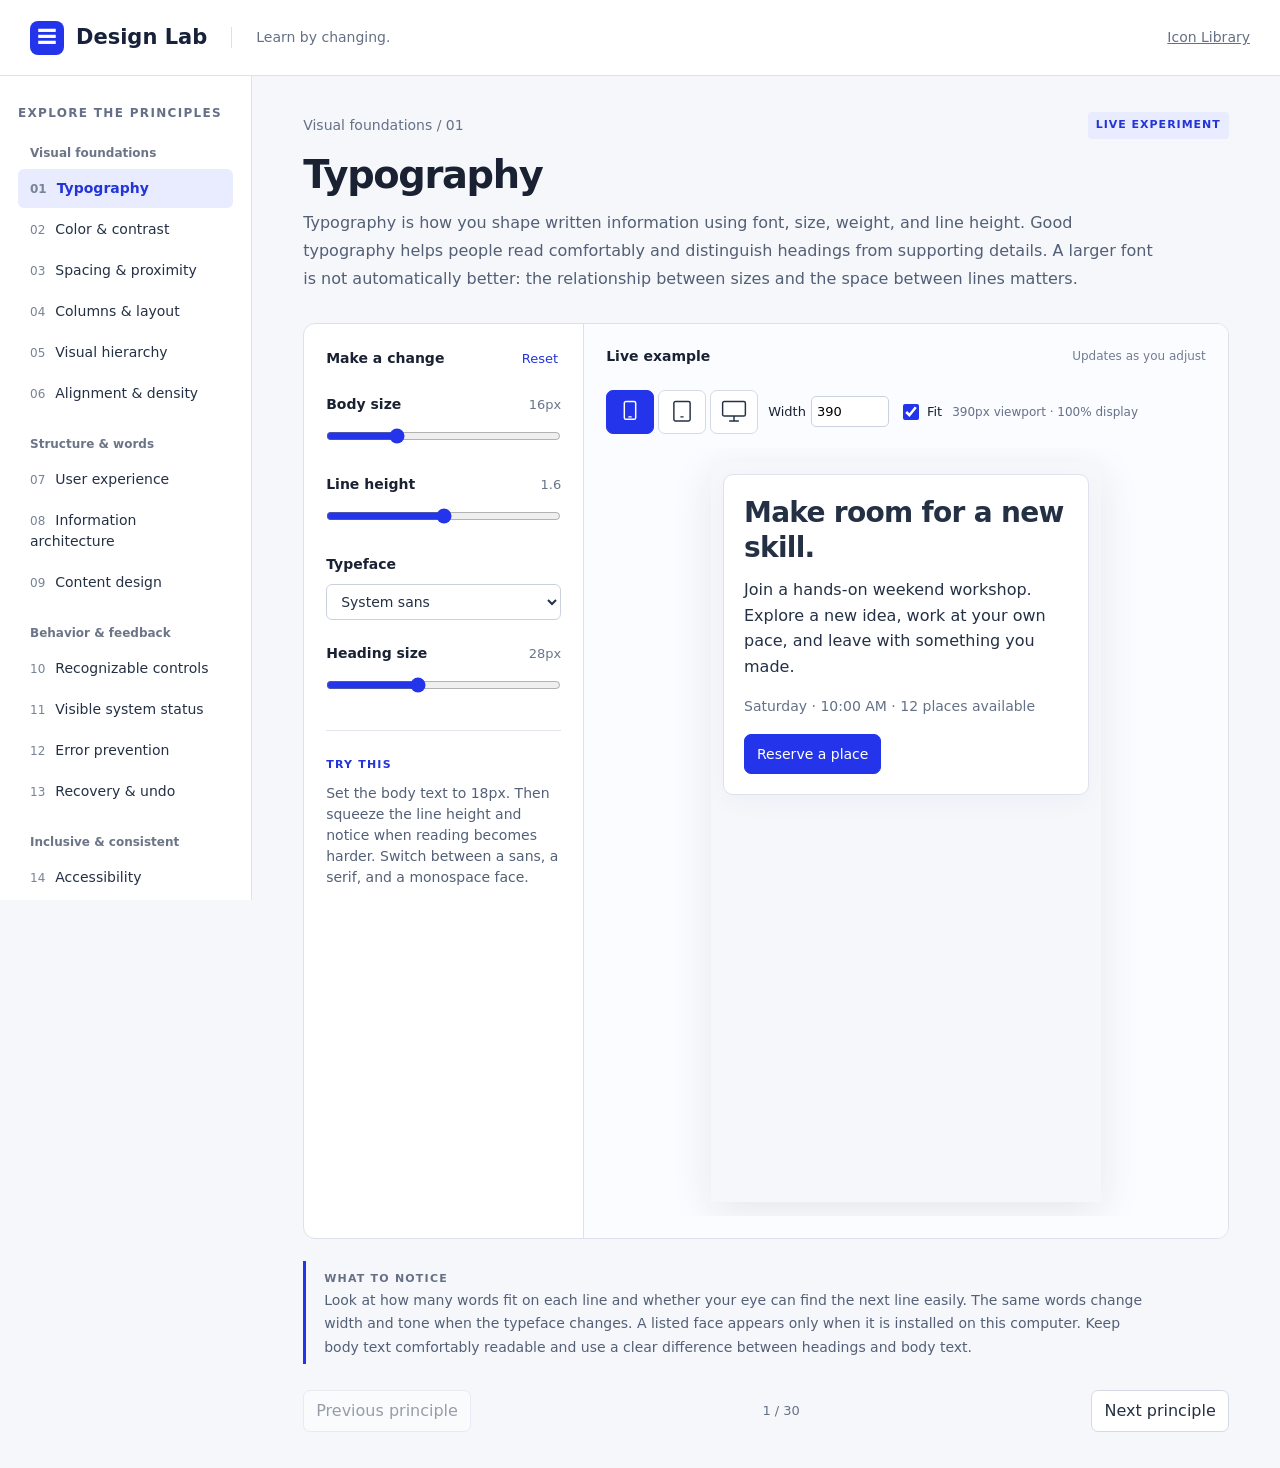
<file: index.html>
<!doctype html>
<html lang="en"><head><meta charset="UTF-8"><meta name="viewport" content="width=device-width,initial-scale=1"><title>Design Lab — Learn by changing</title><meta name="description" content="Explore interface design principles with explanations, experiments, and live controls."><link rel="icon" href="data:image/svg+xml,%3Csvg xmlns='http://www.w3.org/2000/svg' viewBox='0 0 32 32'%3E%3Crect width='32' height='32' rx='8' fill='%232334ea'/%3E%3Cpath d='M8 9h16M8 16h16M8 23h16' stroke='white' stroke-width='2'/%3E%3Ccircle cx='12' cy='9' r='3' fill='white'/%3E%3Ccircle cx='21' cy='16' r='3' fill='white'/%3E%3Ccircle cx='15' cy='23' r='3' fill='white'/%3E%3C/svg%3E"><link rel="stylesheet" href="style.css"><link rel="stylesheet" href="lms.css"></head>
<body><a class="skip" href="#main">Skip to experiment</a><header class="top"><a class="brand" href="./"><span class="mark">≡</span> Design Lab</a><span class="tag">Learn by changing.</span><a class="topnote" href="icons.html">Icon Library</a></header><header id="editor-header" hidden><button id="exit-workshop">← Design Lab</button><strong>Theme Workshop</strong><span>Click an element to style it</span><button id="toggle-interactions" aria-pressed="false">Test interactions</button><button id="toggle-inspector" aria-expanded="true">Inspector</button></header><div class="workspace"><aside class="sidebar"><p class="eyebrow">EXPLORE THE PRINCIPLES</p><nav id="topics" aria-label="Design principles"></nav><div class="sidefoot">One principle. One experiment.<br>Change something. Notice what happens.</div></aside><main id="main"><div class="chapter"><span id="chapter"></span><span class="badge">LIVE EXPERIMENT</span></div><h1 id="title"></h1><p id="description" class="description"></p><div class="experiment"><section class="controls" aria-labelledby="controls-title"><div class="sectionhead"><h2 id="controls-title">Make a change</h2><button id="reset" class="quiet">Reset</button></div><div id="inspector-tabs" role="group" aria-label="Inspector panel"><button data-panel="theme" aria-pressed="true">Theme</button><button data-panel="library" aria-pressed="false">Library</button><button data-panel="icons" aria-pressed="false">Icons</button><button data-panel="layout" aria-pressed="false">Layout</button><button data-panel="motion" aria-pressed="false">Motion</button><button data-panel="element" aria-pressed="false">Element</button><button data-panel="export" aria-pressed="false">Export</button></div><h3 class="editor-label" hidden>Shared theme</h3><div id="controls"></div><div id="palette-tools" hidden></div><section id="icon-inspector" aria-label="Theme icon library"><h3>Johnny UI · Default</h3><p>20 approved icons with shared, saved geometry.</p><div class="theme-icon-samples" id="theme-icon-samples"></div><p class="export-note">Stem 7.5 · Weight 4 · Head 23 · Length 27 · Corners 0. Icons inherit the component text color.</p><a href="icons.html" target="_blank" rel="noopener">Open Icon Library in a new tab</a><p class="export-note">Your theme stays open here. Exported themes include the saved SVG family and profile.</p></section><section id="layout-inspector" hidden aria-label="Section layout"></section><section id="motion-inspector" hidden aria-label="Theme motion"></section><section id="element-inspector" hidden aria-label="Selected element styles"></section><div class="prompt"><span class="eyebrow">TRY THIS</span><p id="challenge"></p></div></section><section class="previewwrap" aria-labelledby="preview-title"><div class="sectionhead"><h2 id="preview-title">Live example</h2><span id="preview-note">Updates as you adjust</span></div><div id="viewport-controls" class="viewport-controls" aria-label="Preview viewport"><div class="viewport-buttons"><button data-viewport="mobile" data-width="390" aria-pressed="true" title="Mobile" aria-label="Mobile"><svg width="26" height="26" viewBox="0 0 32 32" fill="none" stroke="currentColor" stroke-width="1.8" aria-hidden="true"><rect x="9" y="3" width="14" height="22" rx="2"/><path d="M14 22h4"/></svg><span class="sr-only">Mobile</span></button><button data-viewport="tablet" data-width="768" aria-pressed="false" title="Tablet" aria-label="Tablet"><svg width="26" height="26" viewBox="0 0 32 32" fill="none" stroke="currentColor" stroke-width="1.8" aria-hidden="true"><rect x="6" y="3" width="20" height="24" rx="2"/><path d="M14 22h4"/></svg><span class="sr-only">Tablet</span></button><button data-viewport="desktop" data-width="1440" aria-pressed="false" title="Desktop" aria-label="Desktop"><svg width="26" height="26" viewBox="0 0 32 32" fill="none" stroke="currentColor" stroke-width="1.8" aria-hidden="true"><rect x="2" y="3" width="28" height="18" rx="2"/><path d="M16 21v6m-6 0h12"/></svg><span class="sr-only">Desktop</span></button></div><label>Width <input id="custom-width" type="number" min="280" max="1920" value="390" aria-label="Custom preview width in pixels"></label><label><input id="fit-preview" type="checkbox" checked> Fit</label><span id="viewport-status" role="status"></span></div><div id="workshop-tools" hidden></div><div id="preview" class="preview"></div></section></div><section class="notice"><span class="eyebrow">WHAT TO NOTICE</span><p id="notice"></p></section><footer class="lessonfooter"><button id="previous">Previous principle</button><span id="position"></span><button id="next">Next principle</button></footer></main></div><script src="johnny-icons.js"></script><script src="workshop-runtime.js"></script><script src="workshop.js"></script><script src="preview.js"></script><script src="style-lab.js"></script><script src="component-bench-runtime.js"></script><script src="component-bench.js"></script><script src="lms-runtime.js"></script><script src="lms-builder.js"></script><script src="app.js"></script></body></html>
</file>
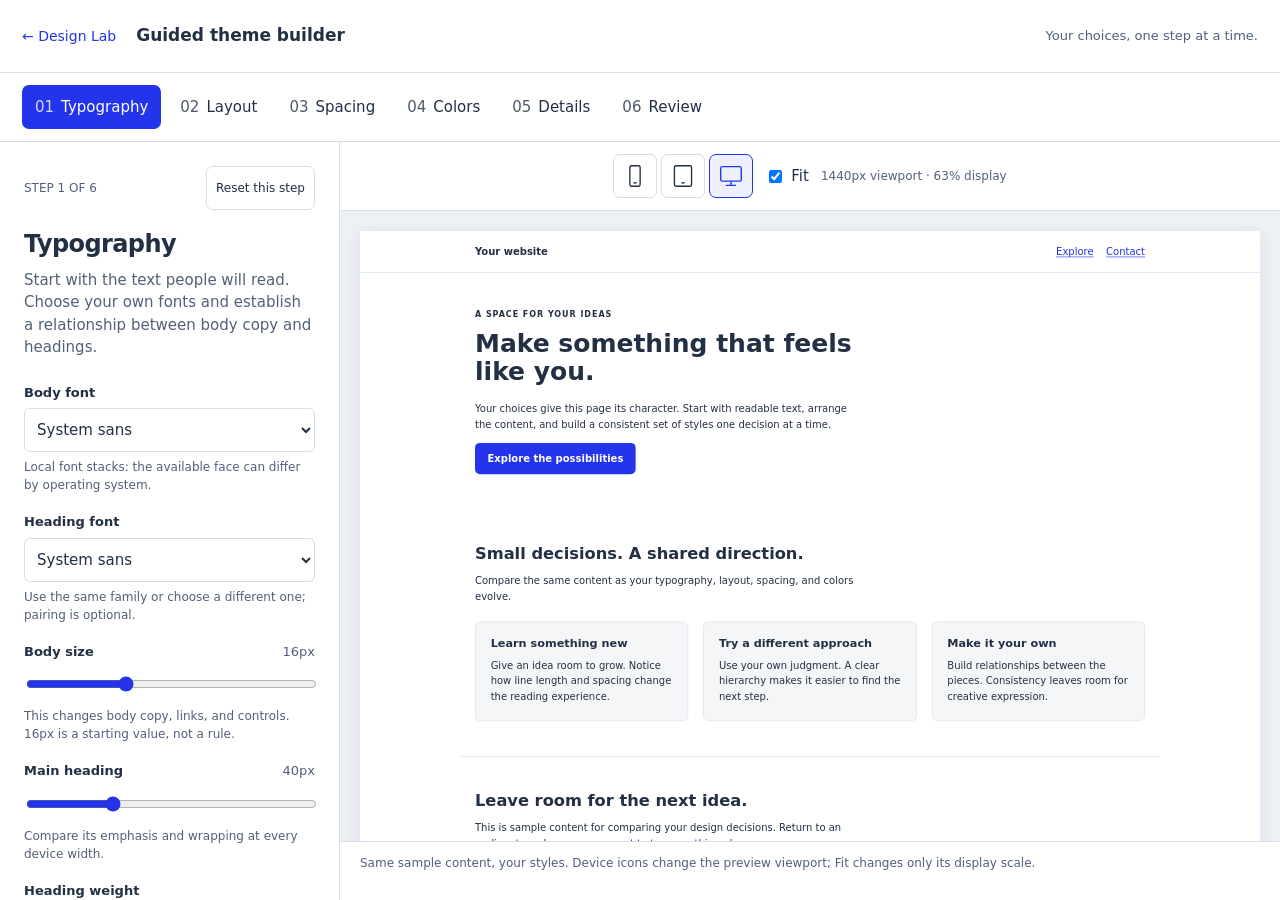
<file: guided-theme.html>
<!doctype html>
<html lang="en">
<head>
<meta charset="UTF-8">
<meta name="viewport" content="width=device-width, initial-scale=1">
<title>Guided theme builder — Design Lab</title>
<meta name="description" content="Build your own theme, one decision at a time. Start with typography and carry your choices through layout, spacing, color, and details.">
<link rel="stylesheet" href="guided-theme.css">
<script src="guided-theme.js" defer></script>
</head>
<body style="margin:0">
<div id="guided-theme">
<header class="gt-header"><a href="./" class="gt-back">← Design Lab</a><strong>Guided theme builder</strong><span>Your choices, one step at a time.</span></header>
<nav class="gt-steps" aria-label="Theme building steps"></nav>
<div class="gt-workspace">
<section class="gt-panel" aria-labelledby="gt-title"><div class="gt-step-heading"><span id="gt-position"></span><button type="button" id="gt-reset">Reset this step</button></div><h1 id="gt-title"></h1><p id="gt-explanation"></p><div id="gt-fields"></div><div class="gt-observe"><h2>What to notice</h2><p id="gt-observation"></p></div><details class="gt-learn"><summary>Learn the principle</summary><div id="gt-lesson"></div></details><div id="gt-summary"></div><div class="gt-actions"><button type="button" id="gt-previous">← Previous</button><button type="button" id="gt-next">Next: Layout →</button></div><p class="gt-session">Choices stay with you as you move between steps. Template creation and saving come later.</p></section>
<section class="gt-canvas" aria-label="Live theme preview"><div class="gt-toolbar"><div class="gt-devices" aria-label="Preview device"></div><label class="gt-fit"><input type="checkbox" id="gt-fit" checked> Fit</label><output id="gt-viewport"></output></div><div class="gt-preview-scroll"><div class="gt-preview-stage"><iframe id="gt-preview" title="Your theme applied to a sample website" sandbox="allow-same-origin"></iframe></div></div><p class="gt-preview-note">Same sample content, your styles. Device icons change the preview viewport; Fit changes only its display scale.</p></section>
</div>
<div id="gt-status" class="gt-sr" role="status"></div>
</div>
</body>
</html>
</file>
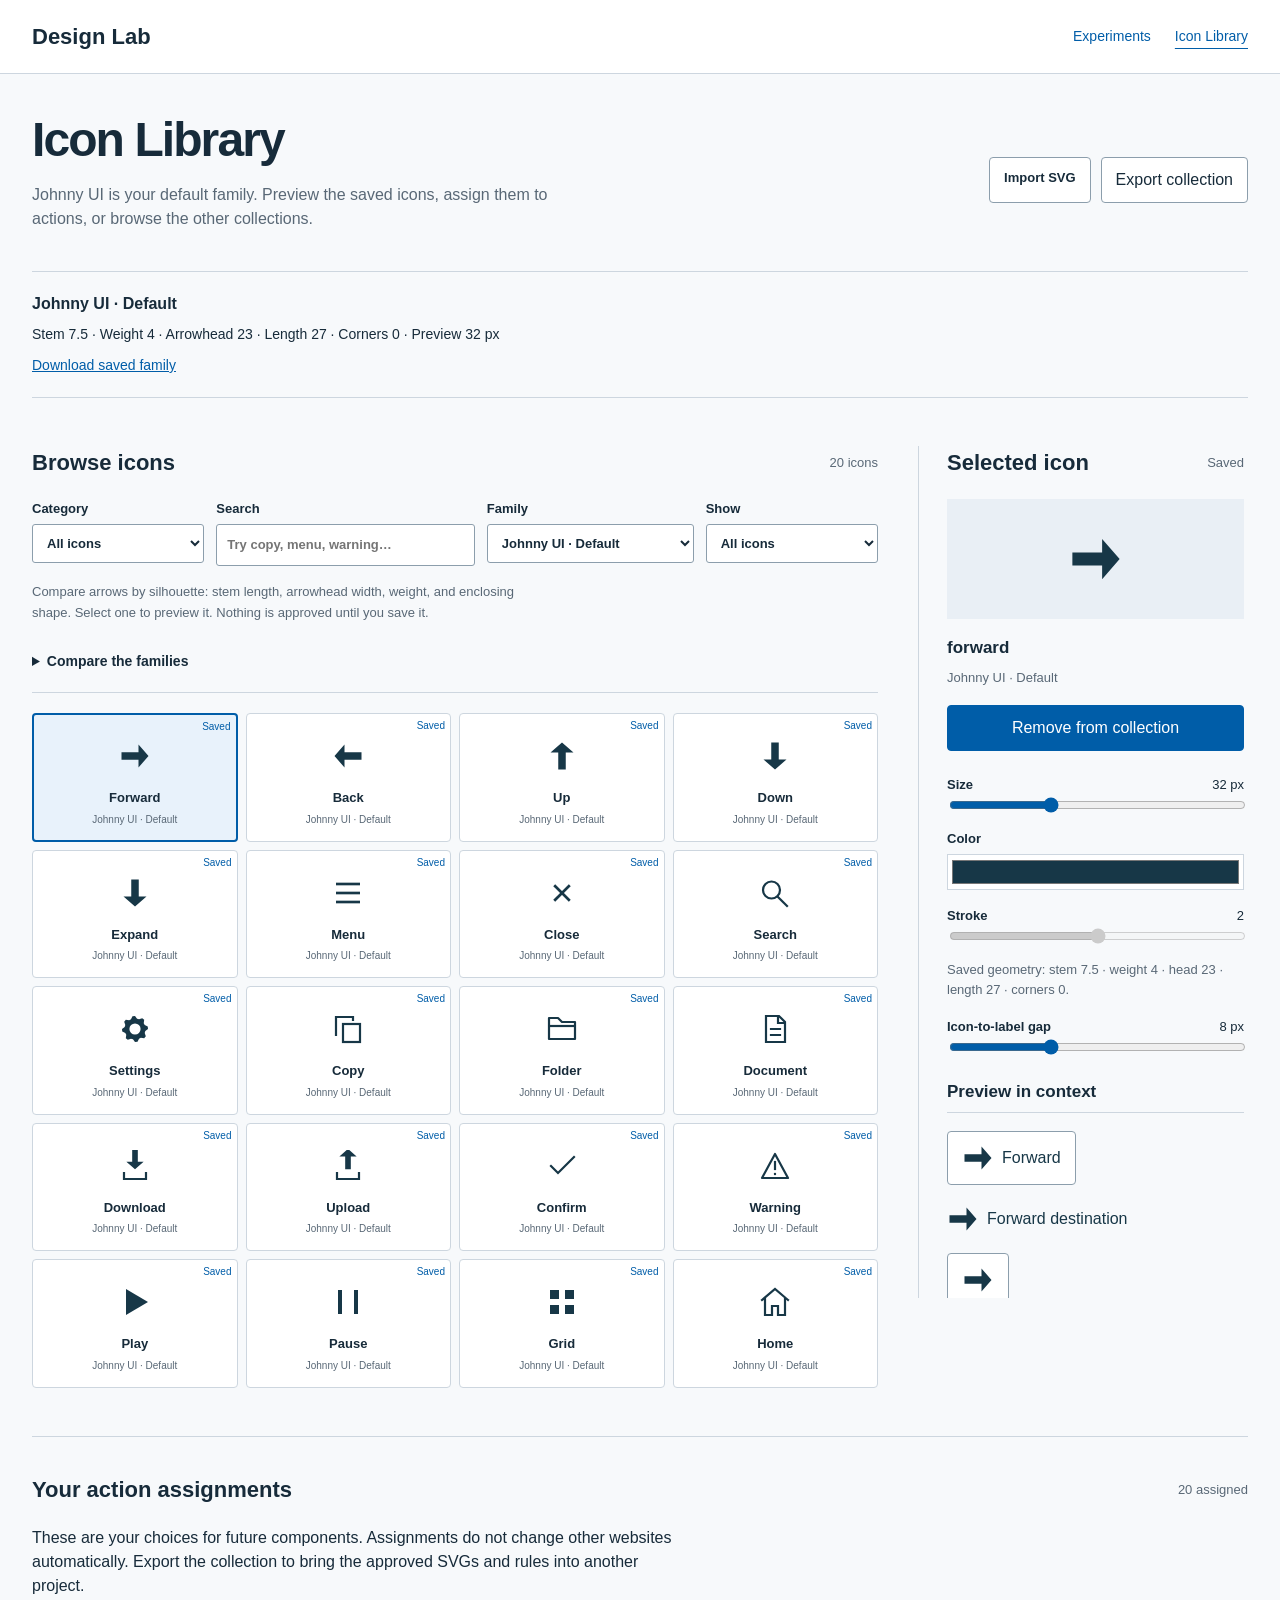
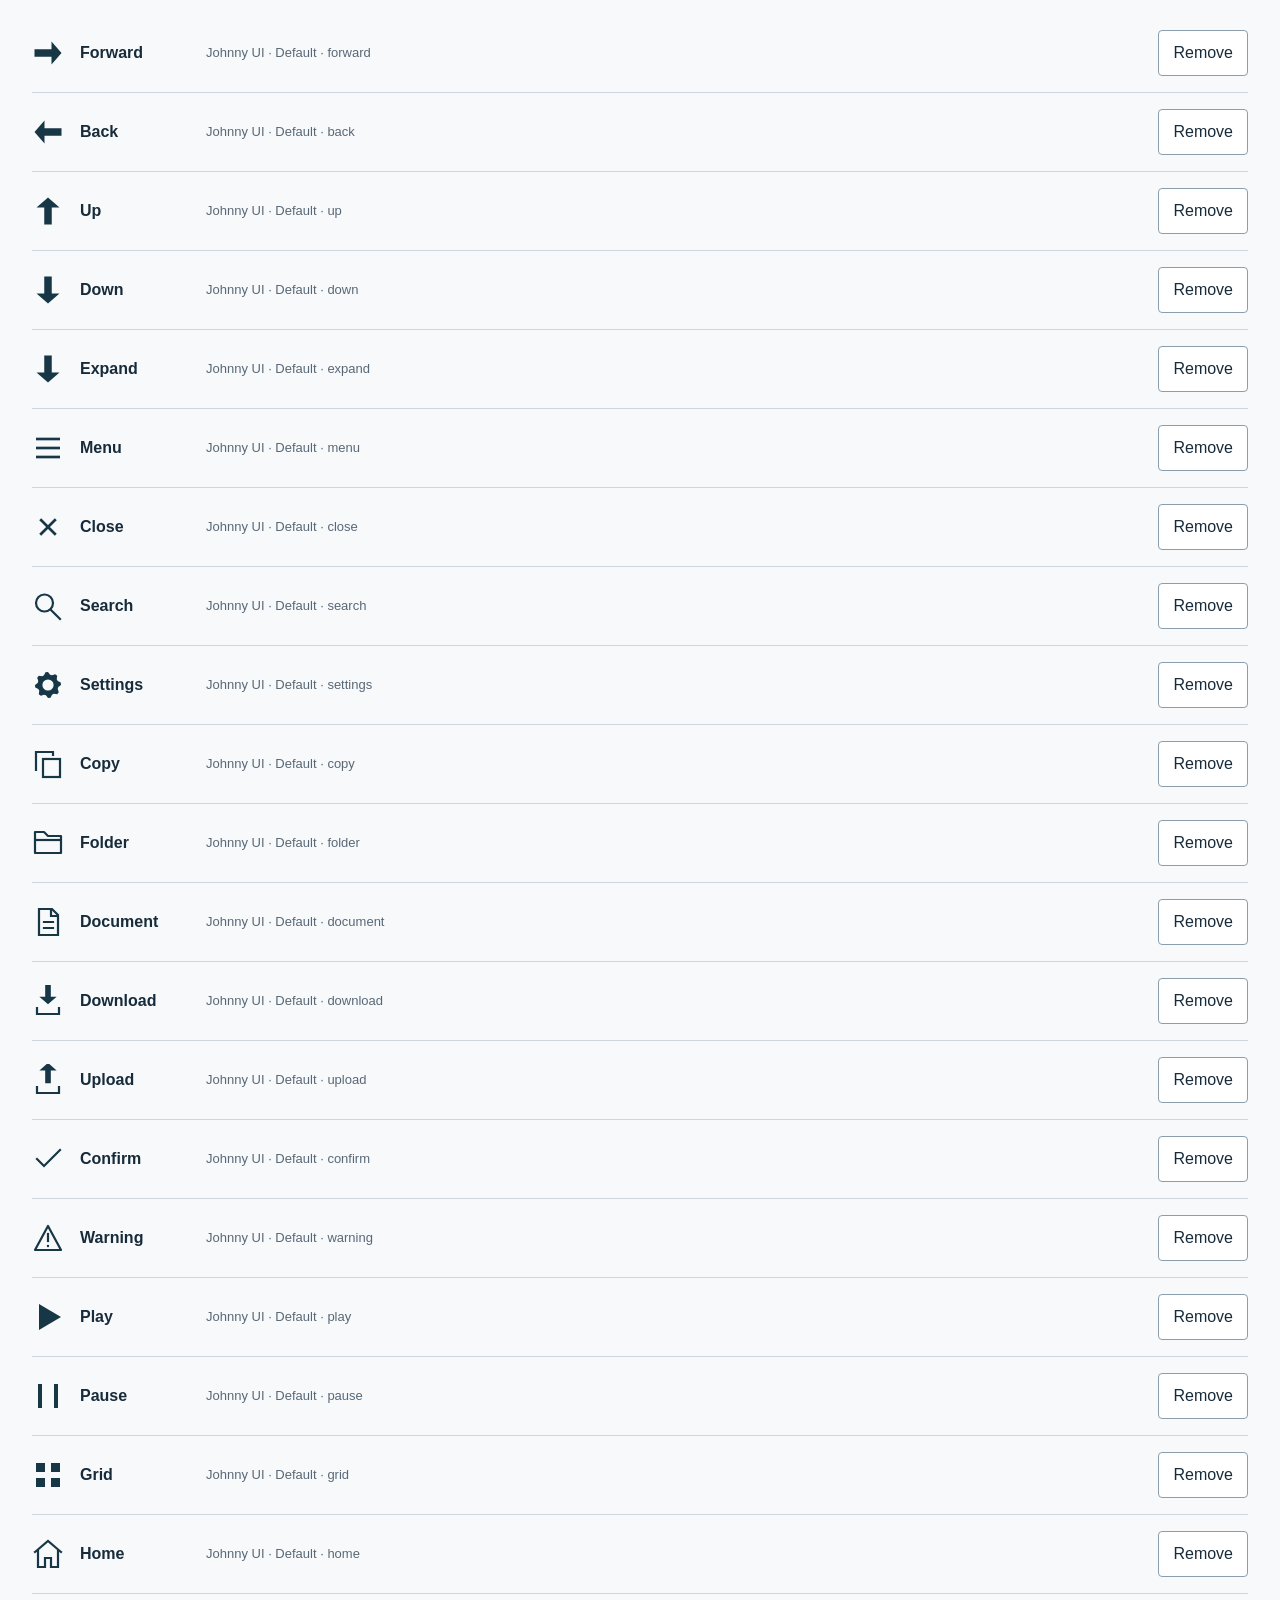
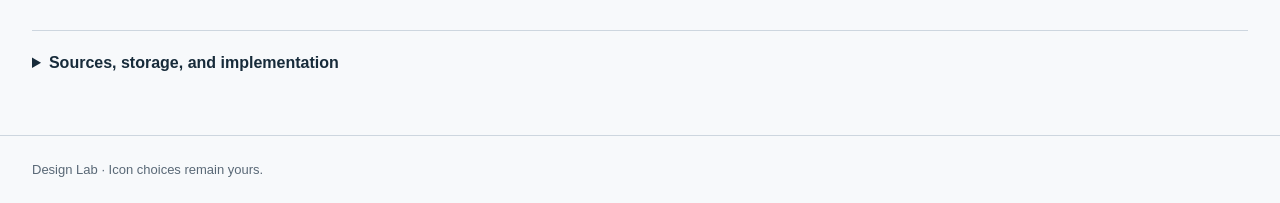
<file: icons.html>
<!doctype html><html lang="en"><head><meta charset="utf-8"><meta name="viewport" content="width=device-width,initial-scale=1"><title>Icon Library · Design Lab</title><link rel="stylesheet" href="icon-library.css"></head><body><header><a href="./">Design Lab</a><nav aria-label="Design Lab"><a href="./">Experiments</a><a href="icons.html" aria-current="page">Icon Library</a></nav></header><main><div class="intro"><div><h1>Icon Library</h1><p>Johnny UI is your default family. Preview the saved icons, assign them to actions, or browse the other collections.</p></div><div class="intro-actions"><label class="button">Import SVG<input id="import" type="file" accept=".svg,image/svg+xml" hidden></label><button id="export">Export collection</button></div></div><section class="default-profile" aria-label="Default icon family"><strong>Johnny UI · Default</strong><p>Stem 7.5 · Weight 4 · Arrowhead 23 · Length 27 · Corners 0 · Preview 32 px</p><a href="icons/johnny-ui-collection.json" download>Download saved family</a></section><p id="status" role="status"></p><div class="workspace"><section class="catalog" aria-labelledby="browse-title"><div class="section-head"><h2 id="browse-title">Browse icons</h2><span id="result-count"></span></div><div class="filters"><label>Category<select id="category"><option value="all">All icons</option><option value="arrows">Arrows & chevrons</option></select></label><label>Search<input type="search" id="search" placeholder="Try copy, menu, warning…"></label><label>Family<select id="family"><option value="johnny-ui" selected>Johnny UI · Default</option><option value="all">All families</option><option value="tabler">Tabler Outline</option><option value="phosphor-regular">Phosphor Regular</option><option value="phosphor-bold">Phosphor Bold</option><option value="phosphor-fill">Phosphor Fill</option><option value="bootstrap">Bootstrap Icons</option><option value="heroicons-solid">Heroicons Solid</option><option value="iconoir">Iconoir</option><option value="custom">My imports</option></select></label><label>Show<select id="show"><option value="all">All icons</option><option value="saved">Saved collection</option></select></label></div><p class="hint">Compare arrows by silhouette: stem length, arrowhead width, weight, and enclosing shape. Select one to preview it. Nothing is approved until you save it.</p><details class="family-guide"><summary>Compare the families</summary><p><strong>Johnny UI:</strong> your saved Soft Sign direction with the exact geometry shown above. It is the default selection.<br><br><strong>Bootstrap Icons:</strong> compact arrows, short stems, filled carets, circles, and squares. <a href="https://icons.getbootstrap.com/">Browse the full family</a>.</p><p><strong>Heroicons Solid:</strong> solid shapes with standard and long-stem arrows. <a href="https://heroicons.com/">Browse the full family</a>.</p><p><strong>Iconoir:</strong> thin linework and open shapes. <a href="https://iconoir.com/">Browse the full family</a>.</p><p><strong>Tabler Outline:</strong> rounded line endings with adjustable stroke. <strong>Phosphor:</strong> compare regular, bold, and filled geometry. The starter selection is a sample from each library, not the full catalog.</p></details><div id="grid" class="grid"></div><p id="empty" hidden>No icons match. Change your search or filters.</p></section><aside class="inspector" aria-labelledby="selected-title"><div class="section-head"><h2 id="selected-title">Selected icon</h2><span id="saved-tag"></span></div><div class="large-preview" id="large"></div><h3 id="icon-name"></h3><p id="icon-family" class="hint"></p><button id="save" class="primary">Save to collection</button><div class="controls"><label>Size <output id="size-value">24 px</output><input id="size" type="range" min="16" max="64" value="24"></label><label>Color<input id="color" type="color" value="#172b3a"></label><label>Stroke <output id="stroke-value">2</output><input id="stroke" type="range" min="1" max="3" step=".25" value="2"></label><p id="stroke-note" class="hint"></p><label>Icon-to-label gap <output id="gap-value">8 px</output><input id="gap" type="range" min="0" max="24" value="8"></label></div><h3>Preview in context</h3><div class="context"><button id="preview-button" class="sample" type="button"></button><div id="preview-row"></div><button id="preview-only" class="sample" type="button"></button></div><p class="hint">Preview controls demonstrate appearance. The icon-only button gets the selected action as its accessible name.</p><div class="assign"><label>Assign to an action<select id="action"><option>Menu</option><option>Close</option><option>Copy</option><option>Search</option><option>Settings</option><option>Delete</option><option>Confirm</option><option>Add</option><option>Back</option><option>Forward</option><option>Expand</option><option>Download</option><option>Upload</option><option>Favorite</option><option>Edit</option><option>External link</option><option>Information</option><option>Warning</option><option>Refresh</option><option>Filter</option></select></label><button id="assign">Assign selected icon</button></div><button id="copy">Copy SVG</button></aside></div><section class="mappings"><div class="section-head"><h2>Your action assignments</h2><span id="mapping-count"></span></div><p>These are your choices for future components. Assignments do not change other websites automatically. Export the collection to bring the approved SVGs and rules into another project.</p><div id="mappings"></div></section><details><summary>Sources, storage, and implementation</summary><p>Johnny UI contains your 20 approved starter icons and is the default family. The other collections combine 24 common actions in Tabler Outline and Phosphor Regular, Bold, and Fill with additional arrow styles from Bootstrap Icons, Heroicons Solid, and Iconoir. These are candidates for comparison, not a mandatory project style. The starter files are stored with this site.</p><p><a href="https://github.com/tabler/tabler-icons">Tabler source</a> · <a href="icons/tabler-LICENSE.txt">Tabler MIT license</a> · <a href="https://github.com/phosphor-icons/core">Phosphor source</a> · <a href="icons/phosphor-LICENSE.txt">Phosphor MIT license</a></p><p>Additional MIT license notices: <a href="icons/bootstrap-LICENSE.txt">Bootstrap Icons</a> · <a href="icons/heroicons-LICENSE.txt">Heroicons</a> · <a href="icons/iconoir-LICENSE.txt">Iconoir</a>.</p><p>Saved icons, settings, imports, and action assignments stay in this browser. Export a JSON collection for a portable backup, including SVGs and license notices. There is no account synchronization yet.</p><p>Stroke adjustment is available for Tabler Outline. Phosphor weights use different path shapes; choose Regular, Bold, or Fill instead. SVG imports accept basic vector geometry and reject scripts, styles, embedded images, and external references. Complex artwork may need simplification before importing.</p><p>Icons use one shared renderer and named action mappings. This adopts the centralization principle from <a href="https://lea.verou.me/blog/2026/icons/">Lea Verou’s article</a>. It uses SVG rendering for this comparison tool, including editable Tabler strokes.</p></details></main><footer>Design Lab · Icon choices remain yours.</footer><script src="icons/catalog.js"></script><script src="icon-library.js"></script></body></html>
</file>
<file: style.css>
*{box-sizing:border-box}body{margin:0;font-family:Inter,ui-sans-serif,system-ui,-apple-system,BlinkMacSystemFont,"Segoe UI",sans-serif;color:#192132;background:#f6f7fb;font-size:16px;line-height:1.5}button,input,select{font:inherit}button,select,input[type=range],input[type=color],input[type=checkbox]{cursor:pointer}button{border:1px solid #d5d9e3;background:white;border-radius:7px;padding:8px 12px;color:#243044}button:hover{background:#eef0fc}button:disabled{opacity:.45;cursor:default}a{color:#2334d8}button:focus-visible,a:focus-visible,input:focus-visible,select:focus-visible{outline:3px solid #2334ea;outline-offset:3px}.skip{position:fixed;top:-70px;background:white;padding:10px;z-index:10}.skip:focus{top:8px}.top{height:76px;background:white;border-bottom:1px solid #dee2ec;display:flex;align-items:center;gap:24px;padding:0 30px}.brand{display:flex;gap:12px;align-items:center;font-size:21px;font-weight:750;text-decoration:none;color:#17213a;white-space:nowrap}.mark{background:#2334ea;color:white;border-radius:8px;width:34px;height:34px;text-align:center;font-size:28px;line-height:30px}.tag{font-size:14px;color:#657087;border-left:1px solid #dce0e9;padding-left:24px}.topnote{margin-left:auto;font-size:14px;color:#657087}.workspace{display:grid;grid-template-columns:252px minmax(0,1fr);min-height:calc(100vh - 76px)}.sidebar{background:#fff;border-right:1px solid #dee2ec;padding:28px 18px}.eyebrow{font-size:12px;letter-spacing:.11em;font-weight:750;color:#657087;margin:0 0 15px}nav .group{font-size:12px;font-weight:700;color:#6c7587;margin:22px 12px 7px}nav :is(button,.icon-library-link){display:block;border:0;background:transparent;width:100%;text-align:left;padding:9px 12px;font-size:14px;border-radius:6px;margin:2px 0}nav :is(button,.icon-library-link)[aria-current=true]{background:#e9ecff;color:#2334d8;font-weight:700}nav :is(button,.icon-library-link) span{display:inline-block;color:#788397;margin-right:10px;font-size:12px;font-variant-numeric:tabular-nums}.sidefoot{margin:30px 12px;color:#707b90;font-size:12px;line-height:1.8}main{padding:36px clamp(20px,4vw,64px);max-width:1440px;min-width:0}.chapter{display:flex;justify-content:space-between;align-items:center;color:#647188;font-size:14px;margin-bottom:14px}.badge{font-size:11px;font-weight:750;letter-spacing:.09em;color:#2334d8;background:#e9ecff;padding:5px 8px;border-radius:4px}h1{font-size:clamp(28px,3vw,40px);letter-spacing:-.035em;margin:0 0 12px;line-height:1.15}.description{max-width:850px;color:#525f75;margin:0 0 30px;line-height:1.75}.experiment{display:grid;grid-template-columns:280px minmax(0,1fr);border:1px solid #dce1eb;border-radius:12px;background:white;overflow:hidden;min-height:400px}.controls{border-right:1px solid #dce1eb;padding:22px}.sectionhead{display:flex;align-items:center;justify-content:space-between;gap:10px;margin-bottom:23px}h2{font-size:14px;margin:0;font-weight:750}.quiet{border:0;color:#2334d8;padding:3px;font-size:13px;background:transparent}.control{margin-bottom:23px}.control label{display:flex;align-items:center;justify-content:space-between;font-size:14px;margin-bottom:9px;font-weight:600;gap:8px}.control output{font-weight:450;color:#69758a;font-size:13px}input[type=range]{width:100%;accent-color:#2334ea;margin:4px 0}select,input[type=text]{width:100%;padding:8px 10px;border:1px solid #cbd2df;border-radius:6px;background:white;color:#243044;font-size:14px}input[type=color]{width:100%;height:40px;border:1px solid #cbd2df;border-radius:6px;background:white;padding:4px}input[type=checkbox]{accent-color:#2334ea;width:19px;height:19px}.prompt{margin-top:30px;border-top:1px solid #e2e5ed;padding-top:20px}.prompt .eyebrow{color:#2334d8;font-size:11px}.prompt p{font-size:14px;color:#536077;margin:8px 0 0}.previewwrap{padding:22px;min-width:0;background:#fbfcff}.sectionhead>span{font-size:12px;color:#707d92}.preview{min-height:290px;display:flex;align-items:center;justify-content:center;overflow:auto;padding:14px;background-image:radial-gradient(#dfe3ed .7px,transparent .7px);background-size:12px 12px;border-radius:8px}.demo{background:white;border:1px solid #dde2ec;border-radius:10px;width:100%;max-width:530px;padding:28px;box-shadow:0 8px 26px #1b285408;color:#243044}.demo h3{font-size:24px;line-height:1.25;letter-spacing:-.025em;margin:0 0 12px}.demo p{margin:0 0 16px;color:inherit}.demo .small{font-size:14px;color:#647188}.demo button{min-height:40px;font-size:14px}.demo .primary{background:#2334ea;color:white;border-color:#2334ea}.demo .primary:hover{background:#1c2bc5}.samplegrid{display:grid;gap:12px}.tile{border:1px solid #dce1eb;border-radius:7px;padding:16px;background:white}.tile h4{margin:0 0 6px;font-size:16px}.tile p{font-size:14px;margin:0}.pill{font-size:12px;background:#eef0fb;color:#3f4d81;border-radius:5px;padding:4px 8px;display:inline-block}.row{display:flex;gap:12px;flex-wrap:wrap;align-items:center}.demo label{font-size:14px;display:block;margin:14px 0 5px}.demo input{font-size:16px;width:100%;border:1px solid #c3cada;border-radius:5px;padding:9px;min-width:0}.message{font-size:14px;margin-top:18px!important;padding:10px;background:#edf5ef;border:1px solid #bad4c1;border-radius:6px;color:#285735!important}.error{background:#fff0f0;border-color:#e8b4b4;color:#8c2424!important}.notice{margin-top:22px;border-left:3px solid #2334ea;padding:4px 0 4px 18px;max-width:850px}.notice .eyebrow{font-size:11px;margin:0 0 6px}.notice p{margin:0;color:#536077;font-size:14px;line-height:1.7}.lessonfooter{display:flex;align-items:center;justify-content:space-between;gap:12px;margin-top:26px}.lessonfooter span{font-size:13px;color:#657188}.legend{font-size:13px;padding:12px;background:#f0f2fb;border-radius:6px;margin-top:16px}.progress{height:8px;background:#e0e5f4;border-radius:8px;overflow:hidden;margin:15px 0}.progress>div{height:100%;background:#2334ea;transition:width .5s}.demo a{font-size:14px}.contrast-result{padding:12px;border:1px solid #dce1eb;border-radius:7px;margin-top:16px;font-size:14px;background:white;color:#243044}.focus-demo.no-focus :focus-visible{outline:none}.sr-only{position:absolute;width:1px;height:1px;padding:0;margin:-1px;overflow:hidden;clip:rect(0,0,0,0);white-space:nowrap;border:0}@media(min-width:1500px){main{margin:auto;width:100%}}@media(max-width:1100px){.workspace{grid-template-columns:210px minmax(0,1fr)}.experiment{grid-template-columns:230px minmax(0,1fr)}main{padding:28px 24px}.controls,.previewwrap{padding:18px}.tag{display:none}}@media(max-width:800px){.top{padding:0 18px;height:64px}.topnote{display:none}.workspace{display:block}.sidebar{padding:16px;border-right:0;border-bottom:1px solid #dce1eb}.sidebar>.eyebrow,.sidefoot,nav .group{display:none}nav{display:flex;overflow:auto;gap:5px}nav :is(button,.icon-library-link){width:auto;white-space:nowrap;margin:0}main{padding:24px 16px}.experiment{grid-template-columns:1fr}.controls{border-right:0;border-bottom:1px solid #dce1eb}.control{margin-bottom:16px}.prompt{margin-top:15px;padding-top:15px}.previewwrap{padding:16px}.demo{padding:20px}.preview{padding:8px}.badge{font-size:10px}.description{font-size:15px}.lessonfooter button{font-size:13px;padding:8px}.lessonfooter span{white-space:nowrap}}
.palette-strips{display:grid;grid-template-columns:repeat(3,1fr);height:70px}.style-copy{padding:28px}.style-kicker{font-size:12px;font-weight:750;letter-spacing:.12em;margin-bottom:12px!important}.crop-frame{width:100%;overflow:hidden}.crop-frame img{width:100%;height:100%;object-fit:cover;display:block}.overlap-example{padding-bottom:22px}.overlap-example>img{width:100%;height:240px;object-fit:cover;display:block}.overlap-card{width:82%;margin-left:auto;margin-right:auto;padding:24px;background:white;border:1px solid #dce1eb;border-radius:8px}.divider-section{position:relative;color:white}.divider-section svg{display:block;width:100%;margin-top:10px}.media-hero{position:relative;isolation:isolate;min-height:320px;overflow:hidden;display:flex;align-items:center}.hero-background,.hero-shade,.video-hero video{position:absolute;inset:0;width:100%;height:100%;z-index:-2;background-position:75% 50%;object-fit:cover}.hero-background{inset:-15px;width:calc(100% + 30px);height:calc(100% + 30px)}.hero-shade{z-index:-1}.hero-copy{color:white;padding:34px;position:relative}.hero-copy h3{font-size:34px}.hero-copy p{color:white}.video-controls{display:flex;align-items:center;gap:12px;flex-wrap:wrap;font-size:13px}.parallax-window{height:340px;overflow-y:auto;overscroll-behavior:contain}.parallax-scene{position:relative;height:440px;isolation:isolate;overflow:hidden;color:white}.parallax-scene>img{position:absolute;inset:-90px 0 0;width:100%;height:620px;object-fit:cover;z-index:-2;will-change:transform}.parallax-shade{position:absolute;inset:0;background:#0006;z-index:-1}.parallax-copy{padding:90px 28px}.parallax-copy h3{font-size:32px}.animation-card{padding:24px;border:1px solid #dce1eb;border-radius:10px;margin-top:24px;box-shadow:0 10px 28px #24304412}.animation-card h3{margin-top:18px}.art-direction>img{width:100%;height:210px;object-fit:cover;display:block}.art-direction{padding:18px}.art-editorial{font-family:Georgia,serif}.art-editorial h3{font-size:32px}.art-editorial .style-copy{padding:22px 8px}.art-editorial button{border:0;border-radius:0;border-bottom:2px solid #243044;padding-left:0}.art-playful{background:#ffe74a;color:#202052}.art-playful>img{transform:rotate(-3deg);width:94%;margin:8px auto 16px;border:4px solid white;box-shadow:8px 8px 0 #25255a}.art-playful h3{font-weight:900;font-size:30px}.art-playful button{background:#ec3a87;color:white;border:2px solid #202052;border-radius:20px;box-shadow:3px 3px 0 #202052}.art-minimal{padding:28px}.art-minimal h3{font-weight:450;font-size:25px;letter-spacing:.01em}.art-minimal .style-copy{padding:26px 0 0}.art-minimal button{background:white;color:#243044;border:1px solid #243044;border-radius:0}.art-dramatic{background:#0d1628;color:white}.art-dramatic>img{filter:saturate(.6) contrast(1.15)}.art-dramatic h3{font-size:36px;font-weight:850}.art-dramatic button{background:#ff734d;border:0;color:#141b27;border-radius:0}.art-dramatic .style-kicker{color:#ffad90}@media(max-width:800px){.style-copy{padding:22px}.hero-copy{padding:24px}.hero-copy h3{font-size:29px}.overlap-card{padding:18px;width:88%}}@media(prefers-reduced-motion:reduce){.progress>div{transition:none}.parallax-scene>img{will-change:auto}}
@media(min-width:801px){.sidebar{position:sticky;top:0;height:calc(100vh - 76px);overflow-y:auto;align-self:start;scrollbar-width:thin}}

.viewport-controls{display:flex;gap:10px;flex-wrap:wrap;align-items:center;margin-bottom:14px;font-size:13px}.viewport-buttons{display:flex;gap:4px}.viewport-buttons button{font-size:13px;padding:6px 10px}.viewport-buttons button[aria-pressed=true]{background:#2334ea;color:white;border-color:#2334ea}.viewport-controls label{display:flex;gap:5px;align-items:center}.viewport-controls input[type=number]{width:78px;padding:5px;border:1px solid #cbd2df;border-radius:5px}.viewport-controls input[type=checkbox]{width:16px;height:16px}#viewport-status{font-size:12px;color:#657188}.preview{display:block;padding:14px;overflow:auto}.viewport-stage{position:relative;min-width:0}.viewport-stage iframe{display:block;border:0;background:#f6f7fb;transform-origin:top left;max-width:none}.workshop-tools{margin-bottom:16px}.component-choices{display:flex;gap:10px;flex-wrap:wrap;margin:12px 0}.component-choices label{font-size:13px;display:flex;align-items:center;gap:5px}.component-choices input{width:16px;height:16px}.export-note{font-size:13px;color:#657188;margin:8px 0}.export-actions{display:flex;gap:8px;flex-wrap:wrap}.export-actions button{font-size:14px}.export-actions .export-primary{background:#2334ea;color:white;border-color:#2334ea}.style-summary{font-size:14px;padding:12px;background:#eef0ff;border-radius:6px;margin-bottom:18px}.style-summary p{margin:6px 0 0}.previewwrap{overflow:hidden}#workshop-tools[hidden]{display:none}
/* The workshop occupies the browser viewport, independent of lesson chrome. */
#editor-header[hidden]{display:none}#editor-header{height:64px;display:flex;align-items:center;gap:20px;padding:0 20px;background:white;border-bottom:1px solid #dce1eb}#editor-header span{font-size:13px;color:#657188;margin-left:auto}.workshop-mode{overflow:hidden}.workshop-mode>.top,.workshop-mode .sidebar,.workshop-mode main>.chapter,.workshop-mode main>h1,.workshop-mode .description,.workshop-mode .notice,.workshop-mode .lessonfooter,.workshop-mode .prompt{display:none}.workshop-mode .workspace{display:block;min-height:0}.workshop-mode main{max-width:none;padding:0;margin:0;width:100%}.workshop-mode .experiment{grid-template-columns:310px minmax(0,1fr);height:calc(100dvh - 64px);border:0;border-radius:0;min-height:0}.workshop-mode .controls{overflow:auto;padding:20px}.workshop-mode .previewwrap{padding:0;display:flex;flex-direction:column;min-height:0}.workshop-mode .previewwrap>.sectionhead{display:none}.workshop-mode .viewport-controls{padding:10px 18px;margin:0;background:white;border-bottom:1px solid #dce1eb;justify-content:center}.workshop-mode #preview{flex:1;min-height:0;border-radius:0;background-color:#e9edf3;padding:14px}.workshop-mode .editor-label{font-size:12px;text-transform:uppercase;letter-spacing:.1em;color:#657188}.workshop-mode .component-choices{display:grid}.workshop-mode .export-actions{display:grid}.workshop-mode .export-note{font-size:12px}.workshop-mode .style-summary{margin-top:20px}.viewport-buttons button{display:flex;align-items:center;justify-content:center;min-width:44px;min-height:44px}.viewport-stage{margin:0 auto;transition:width .3s ease,height .3s ease}.viewport-stage iframe{transition:width .3s ease,height .3s ease,transform .3s ease;box-shadow:0 10px 40px #19213218}#element-inspector{border-top:1px solid #dce1eb;padding-top:20px;margin-top:20px}#element-inspector h3{font-size:15px;margin:0}.element-fields{display:grid;gap:12px;margin:18px 0}.element-fields label{font-size:13px;display:grid;gap:5px}.element-fields input[type=number]{width:100%;padding:8px;border:1px solid #cbd2df;border-radius:6px}.inspector-hidden .experiment{grid-template-columns:minmax(0,1fr)}.inspector-hidden .controls{display:none}@media(max-width:800px){#editor-header{gap:10px;padding:0 10px}#editor-header span{display:none}#toggle-inspector{margin-left:auto}.workshop-mode .experiment{grid-template-columns:250px minmax(0,1fr)}.workshop-mode .controls{padding:14px}.workshop-mode .viewport-controls{gap:6px;padding:8px}.workshop-mode #viewport-status{display:none}}@media(max-width:600px){.workshop-mode .experiment{grid-template-columns:minmax(0,1fr)}.workshop-mode .controls{position:absolute;z-index:5;top:64px;bottom:0;left:0;width:260px;background:white;box-shadow:6px 0 24px #19213222}.workshop-mode:not(.inspector-hidden) .previewwrap{margin-left:0}}@media(prefers-reduced-motion:reduce){.viewport-stage,.viewport-stage iframe{transition:none}}

#inspector-tabs{display:none}.workshop-mode #inspector-tabs{display:flex;gap:5px;margin-bottom:20px}.workshop-mode #inspector-tabs button{flex:1;font-size:13px;padding:8px}.workshop-mode #inspector-tabs [aria-pressed=true]{background:#2334ea;color:white}.workshop-mode[data-inspector-panel=theme] #element-inspector,.workshop-mode[data-inspector-panel=theme] #workshop-tools,.workshop-mode[data-inspector-panel=element] #controls,.workshop-mode[data-inspector-panel=element] .editor-label,.workshop-mode[data-inspector-panel=element] #workshop-tools,.workshop-mode[data-inspector-panel=export] #controls,.workshop-mode[data-inspector-panel=export] .editor-label,.workshop-mode[data-inspector-panel=export] #element-inspector{display:none}.workshop-mode #element-inspector{border:0;padding:0;margin:0}.workshop-mode .style-summary{margin-top:0}
#palette-tools,#layout-inspector{display:none}.workshop-mode #inspector-tabs{flex-wrap:wrap}.workshop-mode #inspector-tabs button{min-width:55px}.workshop-mode[data-inspector-panel=theme] #palette-tools,.workshop-mode[data-inspector-panel=layout] #layout-inspector{display:block}.workshop-mode[data-inspector-panel=layout] #controls,.workshop-mode[data-inspector-panel=layout] .editor-label,.workshop-mode[data-inspector-panel=layout] #element-inspector,.workshop-mode[data-inspector-panel=layout] #workshop-tools{display:none}#layout-inspector h3{font-size:15px;margin:0}#palette-tools{border-top:1px solid #dce1eb;padding-top:18px}.workshop-mode .component-choices{grid-template-columns:1fr}.workshop-mode .component-choices label{min-height:30px}
.workshop-mode[data-inspector-panel=library] #workshop-tools{display:block}.workshop-mode[data-inspector-panel=library] #controls,.workshop-mode[data-inspector-panel=library] .editor-label,.workshop-mode[data-inspector-panel=library] #element-inspector{display:none}#toggle-interactions[aria-pressed=true]{background:#2334ea;color:white}.workshop-preview[data-dl-editing=false] [data-dl-element]{cursor:initial}.workshop-preview[data-dl-editing=false] [data-dl-element]:hover,.workshop-preview[data-dl-editing=false] [data-dl-selected]{outline:none!important}@media(max-width:600px){#editor-header>strong{display:none}#toggle-interactions{font-size:12px;padding:8px}}

.workshop-preview[data-dl-editing=false] [data-dl-element]:is(a,button,summary){cursor:pointer}
.control .palette-lock{justify-content:flex-start;font-size:12px;font-weight:400;margin-top:8px;color:#657188}.palette-lock input{width:16px;height:16px}.palette-checks{font-size:12px;padding-left:18px;color:#657188}

#motion-inspector{display:none}.workshop-mode[data-inspector-panel=motion] #motion-inspector{display:block}.workshop-mode[data-inspector-panel=motion] #controls,.workshop-mode[data-inspector-panel=motion] .editor-label,.workshop-mode[data-inspector-panel=motion] #element-inspector,.workshop-mode[data-inspector-panel=motion] #workshop-tools{display:none}#motion-inspector h3{font-size:15px;margin:0}.bench-tools{margin-top:20px;border-top:1px solid #dce1eb;padding-top:18px}.bench-tools label{display:grid;gap:6px;margin:12px 0;font-size:13px}.bench-tools input,.bench-tools select{width:100%}.bench-saved{padding:12px 0;border-top:1px solid #dce1eb}.bench-saved button{margin:6px 4px 0 0}.bench-tools [role=status]{font-size:13px}

.bench-tools input{padding:9px 10px;border:1px solid #cbd2df;border-radius:6px;font:inherit}.bench-tools h3{font-size:16px}.bench-tools .bench-saved p{margin:6px 0}.bench-tools>button{margin:4px 0}.control[hidden]{display:none}
.bench-tools [hidden]{display:none!important}

.component-mode #inspector-tabs,.component-mode .editor-label,.component-mode #element-inspector,.component-mode #layout-inspector,.component-mode #motion-inspector,.component-mode #palette-tools,.component-mode #workshop-tools{display:none!important}.component-mode #controls{display:block!important}#toggle-interactions[hidden]{display:none}

.icon-library-link{text-decoration:none;color:#243044}.icon-library-link:hover{background:#eef0fc}.dl-ui-icon{width:1.2em;height:1.2em;vertical-align:middle;flex:none}.theme-icon-samples{display:flex;gap:18px;margin:20px 0;flex-wrap:wrap}.theme-icon-samples svg{width:28px;height:28px}#icon-inspector{display:none}.workshop-mode[data-inspector-panel=icons] #icon-inspector{display:block}.workshop-mode[data-inspector-panel=icons] :is(#controls,.editor-label,#element-inspector,#workshop-tools,#palette-tools,#layout-inspector,#motion-inspector){display:none}
</file>
<file: lms.css>
#lms-root{--lms-brand:#8da6ff;--lms-on-brand:#000;--lms-radius:6px;--lms-background:#0c0e12;--lms-surface:#14171d;--lms-text:#edf0f7;--lms-muted:#a6afc0;--lms-border:#343b49;--lms-space:32px;--lms-scale:1;--lms-content-width:1000px;font:calc(16px * var(--lms-scale))/1.65 system-ui,sans-serif;background:var(--lms-background);color:var(--lms-text);min-height:100vh}#lms-root[data-font=serif]{font-family:Georgia,serif}#lms-root *{box-sizing:border-box}#lms-root button,#lms-root input{font:inherit}#lms-root button{cursor:pointer;min-height:44px;padding:9px 14px;border:1px solid var(--lms-border);border-radius:var(--lms-radius);background:var(--lms-surface);color:var(--lms-text)}#lms-root button:disabled{cursor:default;opacity:.55}#lms-root :focus-visible{outline:3px solid #b45b0b;outline-offset:4px}#lms-root [tabindex='-1']:focus{outline:none}.lms-skip{position:absolute;left:12px;top:-100px;z-index:20;background:var(--lms-surface);color:var(--lms-text);padding:12px}.lms-skip:focus{top:12px}.lms-header{display:flex;gap:20px;align-items:center;justify-content:space-between;padding:24px var(--lms-space);border-bottom:1px solid var(--lms-border);background:var(--lms-surface)}.lms-header h1{font-weight:750;font-size:calc(clamp(24px,3vw,36px) * var(--lms-scale));line-height:1.2;margin:4px 0}.lms-header>button{display:none}.lms-eyebrow{font:700 11px/1.4 system-ui;letter-spacing:.13em;margin:0 0 8px}.lms-shell{display:grid;grid-template-columns:280px minmax(0,1fr);min-height:650px}.lms-outline{padding:24px;border-right:1px solid var(--lms-border);background:var(--lms-surface)}.lms-outline>p{font-size:14px;margin-top:0}.lms-outline label{font-size:12px}.lms-outline progress{width:100%;height:8px;accent-color:var(--lms-brand)}.lms-outline ul{list-style:none;padding:0}.lms-outline ul ul{padding-left:12px}.lms-outline summary{font-weight:700;cursor:pointer;padding:12px 0}.lms-outline li>button{width:100%;text-align:left;border-color:transparent!important;margin:4px 0;display:grid;gap:4px}.lms-outline button small{font-size:11px;color:var(--lms-muted)}.lms-outline button[aria-current=page]{border-color:var(--lms-brand)!important;background:color-mix(in srgb,var(--lms-brand) 12%,var(--lms-surface))!important}.lms-main{padding:clamp(20px,4vw,var(--lms-space));max-width:var(--lms-content-width);width:100%;min-width:0}.lms-main h2{font-size:calc(clamp(28px,3.5vw,40px) * var(--lms-scale));line-height:1.15;margin:10px 0 24px}.lms-main h3{font-size:calc(clamp(22px,3vw,32px) * var(--lms-scale));line-height:1.25}.lms-slide{padding:clamp(20px,4vw,48px);border:1px solid var(--lms-border);background:var(--lms-surface);border-radius:var(--lms-radius);min-height:300px}.lms-prose{white-space:pre-wrap;overflow-wrap:anywhere}.lms-muted{font-size:13px;color:var(--lms-muted)}.lms-actions{display:flex;gap:12px;flex-wrap:wrap;margin-top:24px}#lms-root .lms-primary{border:3px solid var(--lms-brand);background:var(--lms-brand);color:var(--lms-on-brand)}.lms-main video{width:100%;max-height:500px;background:var(--lms-background);border-radius:var(--lms-radius)}.lms-transcript{margin:24px 0;padding:16px;background:var(--lms-surface);border-radius:var(--lms-radius);border:1px solid var(--lms-border)}.lms-transcript summary{font-weight:700;cursor:pointer}.lms-main fieldset{border:1px solid var(--lms-border);padding:20px;border-radius:var(--lms-radius);margin:24px 0;background:var(--lms-surface);min-width:0}.lms-main legend{font-weight:700;max-width:100%;overflow-wrap:anywhere}.lms-choice{display:flex;align-items:center;gap:12px;min-height:48px;padding:8px}.lms-choice input{width:20px;height:20px;accent-color:var(--lms-brand)}.lms-result{padding:16px;background:color-mix(in srgb,var(--lms-brand) 10%,var(--lms-surface));border:1px solid var(--lms-border);border-radius:var(--lms-radius)}.lms-feedback{padding:16px;background:var(--lms-surface);border:1px solid var(--lms-border)}.lms-metrics{display:grid;grid-template-columns:repeat(2,minmax(0,1fr));gap:12px;margin:28px 0}.lms-metrics article{background:var(--lms-surface);padding:20px;border:1px solid var(--lms-border);border-radius:var(--lms-radius);display:grid}.lms-metrics strong{font-size:calc(30px * var(--lms-scale))}.lms-metrics span{font-size:13px}.lms-table-scroll{overflow:auto;margin:24px 0}.lms-main table{width:100%;border-collapse:collapse;font-size:14px;background:var(--lms-surface)}.lms-main caption{text-align:left;margin:12px 0;font-weight:700}.lms-main th,.lms-main td{text-align:left;padding:14px;border-bottom:1px solid var(--lms-border)}.lms-main>label{display:grid;gap:8px}.lms-main input[type=text],#lms-learner-name{padding:10px;width:100%;max-width:400px;border:1px solid var(--lms-border);border-radius:var(--lms-radius);background:var(--lms-surface)}.lms-sr{position:absolute;width:1px;height:1px;overflow:hidden;clip-path:inset(50%)}
@media(max-width:999px){.lms-shell{grid-template-columns:230px minmax(0,1fr)}.lms-main{padding:var(--lms-space)}.lms-outline{padding:16px}}@media(max-width:599px){.lms-header{padding:20px;align-items:flex-start}.lms-header h1{font-size:calc(24px * var(--lms-scale))}.lms-header>button{display:block;font-size:13px;flex-shrink:0;max-width:100px}.lms-shell{display:block}.lms-outline{display:none;border-bottom:1px solid var(--lms-border)}.lms-outline.lms-outline-open{display:block}.lms-main{padding:24px 20px}.lms-main h2{font-size:calc(30px * var(--lms-scale))}.lms-actions button{flex:1 1 130px}.lms-metrics article{padding:16px}.lms-main fieldset{padding:12px}.lms-choice{padding:8px 0}}@media(prefers-reduced-motion:reduce){#lms-root *{animation:none!important;transition:none!important;scroll-behavior:auto!important}}
.lms-builder-tools{font-size:13px}.lms-builder-tools label{display:grid;gap:6px;margin:14px 0}.lms-builder-tools input,.lms-builder-tools textarea,.lms-builder-tools select{width:100%;font:inherit;padding:8px;border:1px solid #cbd2df;border-radius:6px}.lms-builder-tools textarea{min-height:90px;resize:vertical}.lms-builder-tools input[type=checkbox]{width:auto}.lms-builder-tools button{min-height:40px;margin:3px 0;font-size:12px}.lms-builder-tabs{display:flex;flex-wrap:wrap;gap:5px}.lms-builder-tabs button[aria-pressed=true]{background:#2334ea;color:white}.lms-builder-tree{list-style:none;padding:0}.lms-builder-tree ul{padding-left:12px;list-style:none}.lms-builder-tree button{width:100%;text-align:left}.lms-builder-tree button[aria-current=true]{border-color:#2334ea;background:#eff1ff}.lms-builder-card{margin:16px 0;padding:12px;border:1px solid #dce1eb;border-radius:8px}.lms-builder-actions{display:flex;gap:5px;flex-wrap:wrap}.lms-builder-tools [role=status]{font-size:12px}.lms-builder-tools .export-note{font-size:12px}.lms-builder-tools .lms-danger{color:#9c251d}
body.lms-export-body{margin:0}

#lms-root[data-font=mono]{font-family:ui-monospace,SFMono-Regular,Consolas,monospace}.lms-header-actions{display:flex;align-items:center;gap:12px}.lms-header-actions>[data-lms=outline]{display:none}#lms-root .lms-settings-button{width:44px;height:44px;display:grid;place-items:center;padding:0;background:transparent;border-color:var(--lms-border)}.lms-settings-page .lms-outline,.lms-settings-page [data-lms=outline]{display:none!important}.lms-settings-page .lms-shell{display:block}.lms-settings-page .lms-main{margin:0 auto;padding:var(--lms-space);max-width:760px}.lms-builder-colors{display:grid;grid-template-columns:1fr 1fr;gap:0 12px}.lms-builder-tools input[type=color]{height:36px;padding:3px}.lms-builder-tools output{font-variant-numeric:tabular-nums;color:#657188}.lms-slide{box-shadow:0 12px 32px #0002}.lms-main>h2{letter-spacing:-.04em}.lms-header h1{letter-spacing:-.04em}.lms-outline button[aria-current=page]{box-shadow:inset 3px 0 var(--lms-brand)}@media(max-width:599px){.lms-header-actions{gap:8px}.lms-header-actions>[data-lms=outline]{display:block;font-size:12px;padding:8px}.lms-header{gap:12px}.lms-main{padding:clamp(20px,4vw,var(--lms-space))}.lms-settings-page .lms-header h1{font-size:20px}}

/* Media occupies the learner column; reading controls remain below it. */
#lms-root{display:flex;flex-direction:column;font-family:var(--lms-body-font,system-ui,sans-serif)!important;line-height:var(--lms-leading,1.65)}
.lms-header{flex:0 0 auto}.lms-shell{flex:1;min-height:0}.lms-outline{align-self:stretch}
#lms-root h1,#lms-root h2,#lms-root h3{font-family:var(--lms-heading-font,system-ui,sans-serif);letter-spacing:-.02em}
.lms-main.lms-media-page{max-width:none;padding:0}.lms-player-stage{position:relative;width:100%;min-height:max(360px,calc(100vh - 290px));background:var(--lms-surface)}
.lms-slide.lms-player-stage{display:flex;align-items:center;justify-content:center;border:0;border-radius:0;box-shadow:none;padding:clamp(64px,6vw,100px)}
.lms-slide-content{width:100%;max-width:min(70ch,var(--lms-content-width))}.lms-slide-content h2{font-size:calc(clamp(32px,4vw,56px) * var(--lms-scale));line-height:1.18}.lms-slide-content .lms-prose{font-size:calc(clamp(17px,1.7vw,22px) * var(--lms-scale))}
.lms-video-stage{display:flex;align-items:center;justify-content:center;background:#000}.lms-video-stage video{display:block;width:100%;max-height:none;height:max(360px,calc(100vh - 290px));object-fit:contain;border-radius:0}
.lms-lesson-details{max-width:var(--lms-content-width);margin:auto;padding:24px var(--lms-space) var(--lms-space)}.lms-player-toolbar{display:flex;align-items:center;justify-content:space-between;gap:16px;flex-wrap:wrap}.lms-lesson-details h3{margin:24px 0 12px}
#lms-root .lms-chevron{position:absolute;top:50%;transform:translateY(-50%);width:44px;height:44px;padding:0;border:0;border-radius:50%;display:grid;place-items:center;background:var(--lms-background);color:var(--lms-text);transition:opacity .18s ease;opacity:0}.lms-chevron-prev{left:12px}.lms-chevron-next{right:12px}#lms-root .lms-player-stage:hover .lms-chevron,#lms-root .lms-chevron:focus-visible{opacity:1}#lms-root .lms-chevron:disabled{visibility:hidden}
#lms-root input[type=text],#lms-root input:not([type]),#lms-root textarea{color:var(--lms-text);caret-color:var(--lms-text);background:var(--lms-surface)}#lms-root input::placeholder,#lms-root textarea::placeholder{color:var(--lms-muted);opacity:1}.lms-notes-label{display:grid;gap:8px;margin-top:24px}.lms-notes-label textarea{width:100%;min-height:100px;resize:vertical;border:1px solid var(--lms-border);border-radius:var(--lms-radius);padding:12px;font:inherit}
.lms-builder-tools input::placeholder,.lms-builder-tools textarea::placeholder{color:#526078;opacity:1}
@media(hover:none){#lms-root .lms-chevron{opacity:1}}@media(max-width:599px){.lms-player-stage{min-height:360px}.lms-slide.lms-player-stage{padding:44px 60px}.lms-video-stage video{height:auto;aspect-ratio:16/9}.lms-video-stage{min-height:0}.lms-lesson-details{padding:24px 20px}.lms-slide-content h2{font-size:calc(28px * var(--lms-scale))}}

/* Outline cells share the full sidebar width, including nested subsections. */
#lms-root .lms-outline{padding:16px 0}
.lms-outline>label{display:block;margin:0 16px 8px}.lms-outline>progress{display:block;width:calc(100% - 32px);margin:0 16px 12px}
#lms-root .lms-outline ul,#lms-root .lms-outline li{padding:0;margin:0;border:0;list-style:none}
#lms-root .lms-outline summary,#lms-root .lms-outline li>button{width:100%;min-height:44px;padding:10px 16px;padding-inline-start:calc(16px + var(--lms-depth,0) * 12px);margin:0;border:0!important;border-radius:0;box-shadow:none;line-height:1.35;overflow-wrap:anywhere}
#lms-root .lms-outline li>button{gap:2px}#lms-root .lms-outline summary{font-size:14px}
#lms-root .lms-outline button[aria-current=page]{box-shadow:none;background:color-mix(in srgb,var(--lms-brand) 14%,var(--lms-surface))!important}
#lms-root .lms-preference{display:flex;align-items:center;gap:12px;margin:24px 0}.lms-preference input{width:20px;height:20px;accent-color:var(--lms-brand);flex-shrink:0}

.lms-lesson-title{display:flex;align-items:center;justify-content:space-between;gap:10px;min-width:0}.lms-lesson-title>span{min-width:0}.lms-complete-icon{flex-shrink:0;color:var(--lms-text)}

/* Results use a restrained dashboard and accessible pie-chart legend. */
.lms-report-heading{display:flex;justify-content:space-between;align-items:center;gap:16px;flex-wrap:wrap}.lms-report-heading h2{margin-bottom:0}
.lms-report-metrics{grid-template-columns:repeat(3,minmax(0,1fr));gap:0;border-block:1px solid var(--lms-border)}.lms-report-metrics article{border:0;border-radius:0;background:transparent;padding:20px 12px}.lms-report-metrics article+article{border-left:1px solid var(--lms-border)}
.lms-skills-dashboard{padding:12px 0 24px}.lms-skills-dashboard h3{margin:6px 0}@media(max-width:599px){.lms-report-metrics article{padding:16px 8px}.lms-report-metrics strong{font-size:24px}.lms-report-metrics span{font-size:12px}}
.lms-main.lms-report-page{max-width:none;width:100%}.lms-skills-heading{display:flex;justify-content:space-between;align-items:center;gap:20px;flex-wrap:wrap}.lms-skills-heading .lms-preference{font-size:13px;margin:12px 0}
.lms-skills-chart{display:grid;grid-template-columns:minmax(240px,.8fr) minmax(0,1.2fr);gap:24px;align-items:start;margin:24px 0}.lms-pie-figure{margin:0;min-width:0}.lms-skill-pie{display:block;width:240px;max-width:100%;height:auto;overflow:visible}.lms-skill-pie [data-lms-slice]{transition:opacity .15s;cursor:default}.lms-skill-pie [data-lms-slice]:hover,.lms-skill-pie [data-lms-slice]:focus{opacity:.75;outline:none;stroke:var(--lms-text);stroke-width:3}.lms-pie-figure figcaption{font-size:13px;margin-top:10px;min-height:3em;overflow-wrap:anywhere}.lms-pie-figure>.lms-muted{font-size:11px}
.lms-skill-bars{min-width:0;width:100%;max-width:600px;align-self:center}.lms-skill-bars ul{list-style:none;padding:0;margin:0;display:grid;gap:3px}.lms-skill-track{position:relative;min-height:34px;background:var(--lms-surface);border-radius:3px;overflow:hidden}.lms-skill-fill{position:absolute;inset:0 auto 0 0;background:var(--lms-brand)}.lms-skill-label{position:relative;display:flex;align-items:center;justify-content:space-between;gap:12px;padding:7px 10px;font-size:13px;line-height:1.5;color:var(--lms-text)}.lms-skill-label strong{min-width:0;overflow-wrap:anywhere;font-weight:600}.lms-skill-label>span{flex-shrink:0;font-variant-numeric:tabular-nums;font-size:12px}.lms-skill-label-filled{position:absolute;inset:0;color:var(--lms-on-brand);pointer-events:none}
@media(max-width:999px){.lms-skills-chart{grid-template-columns:1fr;gap:20px}.lms-pie-figure{display:grid;grid-template-columns:200px minmax(0,1fr);gap:12px;align-items:center}.lms-pie-figure figcaption{margin:0;min-height:0}.lms-pie-figure>.lms-muted{grid-column:1/-1;margin:0}}@media(max-width:599px){.lms-skills-chart{grid-template-columns:1fr}.lms-pie-figure{max-width:100%;display:grid;grid-template-columns:170px minmax(0,1fr);gap:12px;align-items:center}.lms-pie-figure figcaption{margin:0;min-height:0}.lms-pie-figure>.lms-muted{grid-column:1/-1;margin:0}.lms-skills-heading{gap:0}}

/* Viewport shell: outline and learner content scroll independently. */
#lms-root{height:100vh;height:100dvh;min-height:0;overflow:hidden}
#lms-root .lms-header-actions>[data-lms=outline]{display:block}
#lms-root .lms-shell{position:relative;overflow:hidden;min-height:0}
#lms-root .lms-outline{display:block;min-height:0;overflow:auto;overscroll-behavior:contain}
#lms-root .lms-outline[hidden]{display:none}
#lms-root.lms-sidebar-collapsed .lms-shell{grid-template-columns:minmax(0,1fr)}
#lms-root .lms-main{height:100%;min-height:0;overflow:auto;overscroll-behavior:contain;scroll-padding:20px}
@media(max-width:599px){#lms-root .lms-shell{display:grid;grid-template-columns:minmax(0,1fr)}#lms-root .lms-outline{position:absolute;inset:0 auto 0 0;width:min(300px,90%);z-index:5;border-right:1px solid var(--lms-border);box-shadow:12px 0 24px #0004}}

#lms-root .lms-header-icon{width:44px;height:44px;flex-shrink:0;display:grid!important;place-items:center;padding:0;background:transparent;border-color:var(--lms-border)}
#lms-root .lms-header-icon[aria-pressed=true]{border-color:var(--lms-brand);color:var(--lms-brand)}
.lms-header-actions{flex-wrap:wrap;justify-content:flex-end}.lms-header>div:first-child{min-width:0}.lms-header h1{overflow-wrap:anywhere}
@media(max-width:599px){.lms-header{flex-wrap:wrap}.lms-header-actions{width:100%;gap:8px}.lms-back-button{margin-right:auto}}

#lms-root.lms-settings-page [data-lms=outline]{display:none!important}
</file>
<file: guided-theme.css>
#guided-theme{--gt-ink:#233044;--gt-muted:#526078;--gt-border:#d7deea;--gt-accent:#2334ea;--gt-surface:#fff;--gt-ground:#edf0f5;box-sizing:border-box;background:var(--gt-surface);color:var(--gt-ink);font:15px/1.5 system-ui,-apple-system,BlinkMacSystemFont,'Segoe UI',sans-serif;min-height:100dvh}
#guided-theme *,#guided-theme *::before,#guided-theme *::after{box-sizing:border-box}
#guided-theme button,#guided-theme input,#guided-theme select{font:inherit}
#guided-theme button,#guided-theme select,#guided-theme summary{cursor:pointer}
#guided-theme button{border:1px solid var(--gt-border);border-radius:7px;background:var(--gt-surface);color:var(--gt-ink);padding:8px 12px;min-height:44px}
#guided-theme button:disabled{opacity:.5;cursor:default}
#guided-theme :focus-visible{outline:3px solid var(--gt-accent);outline-offset:3px}
#guided-theme a{color:var(--gt-accent);text-underline-offset:3px}
#guided-theme .gt-header{display:flex;align-items:center;gap:20px;flex-wrap:wrap;padding:14px 22px;border-bottom:1px solid var(--gt-border)}
#guided-theme .gt-back{font-size:14px;text-decoration:none;min-height:44px;display:flex;align-items:center}
#guided-theme .gt-header strong{font-size:17px}
#guided-theme .gt-header>span{margin-left:auto;color:var(--gt-muted);font-size:13px}
#guided-theme .gt-steps{display:flex;flex-wrap:wrap;gap:6px;padding:12px 22px;border-bottom:1px solid var(--gt-border)}
#guided-theme .gt-steps button{border-color:transparent}
#guided-theme .gt-steps button[aria-current=step]{background:var(--gt-accent);color:#fff}
#guided-theme .gt-steps button span{margin-right:7px;opacity:.8}
#guided-theme .gt-workspace{display:grid;grid-template-columns:340px minmax(0,1fr);align-items:start}
#guided-theme .gt-panel{padding:24px;border-right:1px solid var(--gt-border);min-width:0}
#guided-theme .gt-step-heading{display:flex;align-items:center;justify-content:space-between;gap:8px;color:var(--gt-muted);font-size:12px}
#guided-theme #gt-reset{font-size:12px;padding:5px 9px}
#guided-theme h1{font-size:24px;line-height:1.2;margin:20px 0 10px;letter-spacing:-.025em}
#guided-theme #gt-explanation{color:var(--gt-muted);margin:0 0 24px}
#guided-theme .gt-field{display:grid;gap:6px;margin:0 0 18px}
#guided-theme .gt-label{display:flex;justify-content:space-between;gap:8px;font-weight:600;font-size:13px}
#guided-theme .gt-label output{font-weight:400;color:var(--gt-muted);white-space:nowrap}
#guided-theme select{width:100%;min-height:44px;padding:8px;border:1px solid var(--gt-border);border-radius:6px;color:var(--gt-ink);background:var(--gt-surface)}
#guided-theme input[type=range]{width:100%;accent-color:var(--gt-accent);min-height:30px}
#guided-theme input[type=color]{width:100%;height:44px;border:1px solid var(--gt-border);border-radius:6px;background:var(--gt-surface);padding:4px}
#guided-theme .gt-help{font-size:12px;color:var(--gt-muted);margin:0}
#guided-theme .gt-observe{border-left:3px solid var(--gt-accent);padding:0 0 0 12px;margin:24px 0}
#guided-theme h2{font-size:14px;margin:0 0 8px}
#guided-theme .gt-observe p{font-size:13px;margin:0}
#guided-theme .gt-learn{border-top:1px solid var(--gt-border);padding:16px 0;font-size:13px}
#guided-theme .gt-learn summary{font-weight:600;min-height:32px}
#guided-theme .gt-learn p{margin:10px 0}
#guided-theme .gt-actions{display:flex;justify-content:space-between;gap:8px;margin-top:20px}
#guided-theme #gt-next{background:var(--gt-accent);color:#fff;border-color:var(--gt-accent)}
#guided-theme .gt-session{color:var(--gt-muted);font-size:12px;margin-top:18px}
#guided-theme .gt-canvas{min-width:0;background:var(--gt-ground);position:sticky;top:0}
#guided-theme .gt-toolbar{display:flex;align-items:center;justify-content:center;flex-wrap:wrap;gap:12px;padding:12px;background:var(--gt-surface);border-bottom:1px solid var(--gt-border)}
#guided-theme .gt-devices{display:flex;gap:4px}
#guided-theme .gt-devices button{display:flex;align-items:center;justify-content:center;width:44px;padding:6px}
#guided-theme .gt-devices [aria-pressed=true]{color:var(--gt-accent);background:#eef0ff;border-color:var(--gt-accent)}
#guided-theme .gt-devices svg{width:24px;height:24px}
#guided-theme .gt-fit{display:flex;gap:6px;align-items:center;min-height:44px}
#guided-theme #gt-viewport{font-size:12px;color:var(--gt-muted)}
#guided-theme .gt-preview-scroll{overflow:auto;padding:20px;min-height:560px;max-height:calc(100dvh - 120px)}
#guided-theme .gt-preview-stage{margin:auto}
#guided-theme #gt-preview{display:block;border:0;background:#fff;transform-origin:top left;box-shadow:0 6px 28px #23304416}
#guided-theme .gt-preview-note{font-size:12px;color:var(--gt-muted);padding:12px 20px;margin:0;background:var(--gt-surface);border-top:1px solid var(--gt-border)}
#guided-theme #gt-summary dl{margin:16px 0;font-size:13px}
#guided-theme #gt-summary dt{font-weight:600;margin-top:12px}
#guided-theme #gt-summary dd{margin:3px 0;color:var(--gt-muted);overflow-wrap:anywhere}
#guided-theme .gt-sr{position:absolute;width:1px;height:1px;padding:0;margin:-1px;overflow:hidden;clip-path:inset(50%);white-space:nowrap;border:0}
@media(max-width:850px){#guided-theme .gt-workspace{grid-template-columns:300px minmax(0,1fr)}#guided-theme .gt-header>span{display:none}#guided-theme .gt-panel{padding:18px}#guided-theme #gt-viewport{width:100%;text-align:center}}
@media(max-width:620px){#guided-theme .gt-header{gap:10px;padding:10px 14px}#guided-theme .gt-header strong{font-size:15px}#guided-theme .gt-steps{padding:10px;gap:3px}#guided-theme .gt-steps button{padding:6px 9px;font-size:13px}#guided-theme .gt-workspace{grid-template-columns:minmax(0,1fr)}#guided-theme .gt-panel{border-right:0;border-bottom:1px solid var(--gt-border)}#guided-theme .gt-canvas{position:static}#guided-theme .gt-preview-scroll{min-height:460px;max-height:650px;padding:14px}#guided-theme #gt-viewport{width:auto}#guided-theme .gt-field{margin-bottom:14px}}
@media(min-width:621px){#guided-theme .gt-panel{max-height:calc(100dvh - 142px);overflow:auto}#guided-theme .gt-preview-scroll{height:calc(100dvh - 270px);min-height:350px}}
@media(max-width:620px){#guided-theme .gt-workspace{display:flex;flex-direction:column}#guided-theme .gt-canvas{order:-1;position:sticky;top:0;z-index:2;width:100%;border-bottom:1px solid var(--gt-border)}#guided-theme .gt-preview-scroll{height:280px;min-height:0;max-height:280px}#guided-theme .gt-toolbar{padding:6px;gap:8px}#guided-theme .gt-preview-note{padding:6px 14px;font-size:11px}#guided-theme .gt-panel{width:100%}}
</file>
<file: icon-library.css>
:root{--ink:#172b3a;--muted:#596876;--line:#cdd6df;--blue:#005da8}*{box-sizing:border-box}body{margin:0;background:#f7f9fb;color:var(--ink);font:16px/1.5 'Avenir Next','Segoe UI',sans-serif}a{color:var(--blue)}button,input,select{font:inherit}button,.button{cursor:pointer;border:1px solid #8c9eac;background:white;padding:10px 14px;border-radius:4px;color:var(--ink);display:inline-block}button:hover,.button:hover{background:#e8f0f6}button:focus-visible,a:focus-visible,input:focus-visible,select:focus-visible,summary:focus-visible{outline:3px solid #0072c6;outline-offset:3px}header{display:flex;align-items:center;justify-content:space-between;padding:20px 32px;border-bottom:1px solid var(--line);background:white;gap:20px}header>a{font-size:22px;font-weight:750;text-decoration:none;color:var(--ink)}nav{display:flex;gap:24px}nav a{text-decoration:none;font-size:14px}nav [aria-current]{text-decoration:underline;text-underline-offset:7px}main{max-width:1440px;margin:auto;padding:40px 32px}h1{font-size:48px;line-height:1.1;letter-spacing:-.04em;margin:0 0 16px}h2{font-size:22px;margin:0}h3{font-size:17px;margin:16px 0 8px}p{max-width:72ch;margin:0 0 16px}.intro{display:flex;gap:32px;justify-content:space-between;align-items:center}.intro p{color:var(--muted);max-width:60ch}.intro-actions{display:flex;gap:10px;flex-wrap:wrap}#status{font-size:14px;min-height:24px;color:var(--blue);margin:12px 0}.workspace{display:grid;grid-template-columns:minmax(0,1fr) 330px;gap:40px}.section-head{display:flex;justify-content:space-between;gap:16px;align-items:center;margin-bottom:20px}.section-head span{font-size:13px;color:var(--muted)}label{display:block;font-size:13px;font-weight:650}input[type=search],select{display:block;width:100%;padding:10px;margin-top:6px;background:white;border:1px solid #8c9eac;border-radius:3px;color:var(--ink);min-width:0}.filters{display:grid;grid-template-columns:1.2fr 1fr 1fr;gap:12px;margin-bottom:16px}.hint{font-size:13px;color:var(--muted);line-height:1.6}.grid{display:grid;grid-template-columns:repeat(4,minmax(0,1fr));gap:8px}.tile{text-align:center;padding:22px 8px 14px;position:relative;border-color:var(--line);min-width:0}.tile[aria-pressed=true]{border:2px solid var(--blue);padding:21px 7px 13px;background:#e8f2fb}.tile .glyph{display:flex;justify-content:center;align-items:center;height:40px;margin-bottom:12px}.tile strong{display:block;font-size:13px}.tile small{display:block;font-size:10px;color:var(--muted);margin-top:4px}.tile .saved{position:absolute;top:4px;right:5px;color:var(--blue);font-size:10px}.glyph svg{display:block;width:var(--size,24px);height:var(--size,24px);color:var(--icon-color,var(--ink));flex-shrink:0}.inspector{padding-left:28px;border-left:1px solid var(--line);align-self:start;position:sticky;top:24px;max-height:calc(100dvh - 48px);overflow:auto;padding-right:4px}.large-preview{background:#e9eff5;min-height:120px;display:flex;align-items:center;justify-content:center}.large-preview svg{width:56px;height:56px}.primary{background:var(--blue);color:white;border-color:var(--blue);width:100%}.primary:hover{background:#004c8a}.controls{margin:24px 0}.controls label{margin:16px 0}.controls output{float:right;font-weight:400}.controls input[type=range]{display:block;width:100%;accent-color:var(--blue)}input[type=color]{display:block;width:100%;height:36px;margin-top:6px;border:1px solid var(--line);background:white}.context{border-top:1px solid var(--line);border-bottom:1px solid var(--line);padding:18px 0;display:flex;align-items:start;flex-direction:column;gap:18px}.sample,#preview-row{display:flex;align-items:center;gap:var(--gap,8px);color:var(--icon-color,var(--ink))}.assign{margin:24px 0;display:grid;gap:12px}.mappings{border-top:1px solid var(--line);padding-top:36px;margin-top:48px}.mapping{display:flex;align-items:center;gap:16px;padding:16px 0;border-bottom:1px solid var(--line)}.mapping strong{min-width:110px}.mapping span:not(.glyph){flex:1;font-size:13px;color:var(--muted)}details{margin-top:36px;border-top:1px solid var(--line);padding-top:20px}summary{cursor:pointer;font-weight:700;margin-bottom:20px}details p{font-size:14px;color:var(--muted)}footer{padding:24px 32px;border-top:1px solid var(--line);font-size:13px;color:var(--muted)}@media(max-width:1050px){.grid{grid-template-columns:repeat(3,minmax(0,1fr))}.workspace{grid-template-columns:minmax(0,1fr) 290px;gap:24px}.filters{grid-template-columns:1fr 1fr}.filters label:first-child{grid-column:1/-1}}@media(max-width:720px){header{padding:16px 20px}header>a{font-size:19px}nav{gap:16px}nav a{font-size:12px}main{padding:32px 20px}h1{font-size:38px}.intro{display:block}.intro-actions{margin-top:24px}.workspace{display:flex;flex-direction:column}.grid{grid-template-columns:repeat(3,minmax(0,1fr))}.inspector{position:static;border-left:0;border-top:1px solid var(--line);padding:28px 0 0;max-height:none}.tile{padding:18px 5px 12px}.tile strong{font-size:12px}.tile small{font-size:9px}.mapping{flex-wrap:wrap}.mapping span:not(.glyph){min-width:100px}.filters{gap:10px}}

.family-guide{margin:0 0 20px;padding:12px 0;border-top:0;border-bottom:1px solid var(--line)}.family-guide summary{font-size:14px;margin-bottom:8px}.family-guide p{font-size:13px}.filters{grid-template-columns:1fr 1.5fr 1.2fr 1fr}@media(max-width:1050px){.filters{grid-template-columns:1fr 1fr}.filters label:first-child{grid-column:auto}}

.default-profile{padding:20px 0;border-top:1px solid var(--line);border-bottom:1px solid var(--line);margin-top:24px}.default-profile p{font-size:14px;margin:8px 0}.default-profile a{font-size:14px}header nav{flex-wrap:nowrap}header nav a{white-space:nowrap}
</file>
